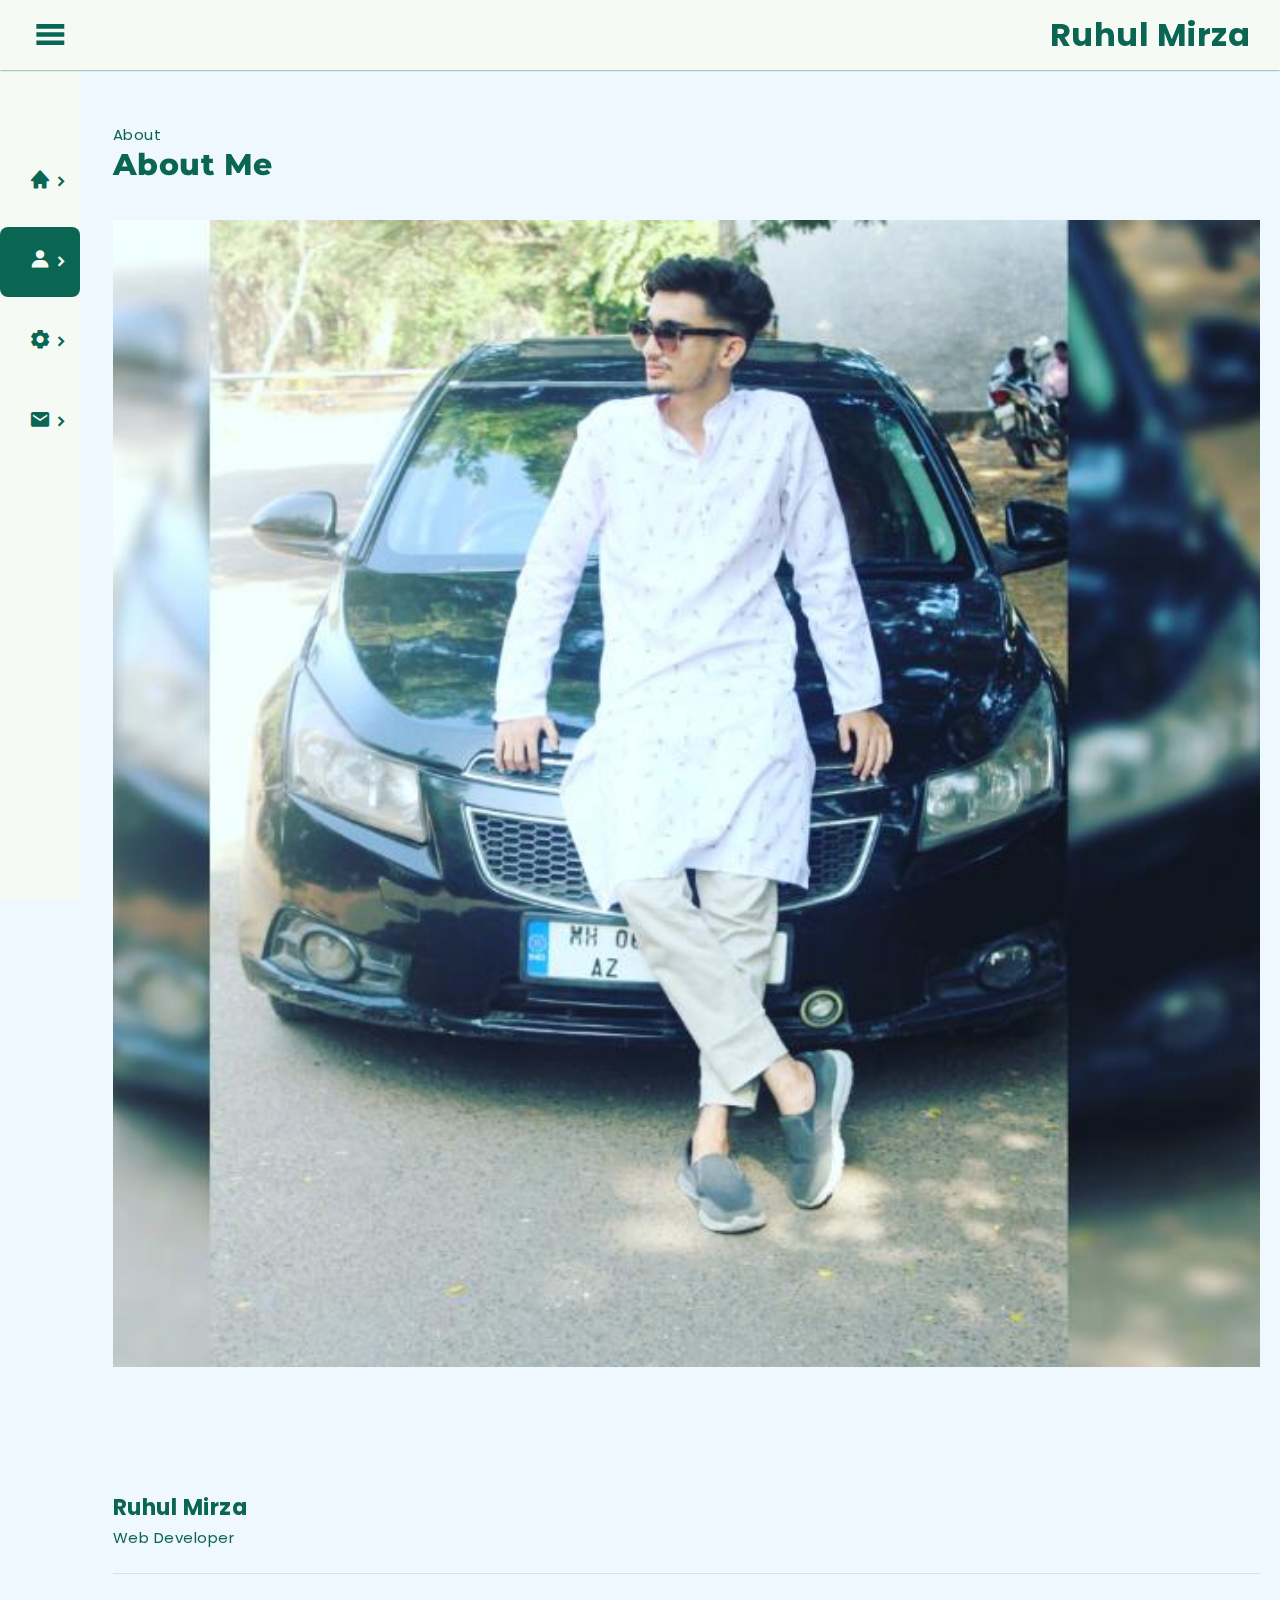
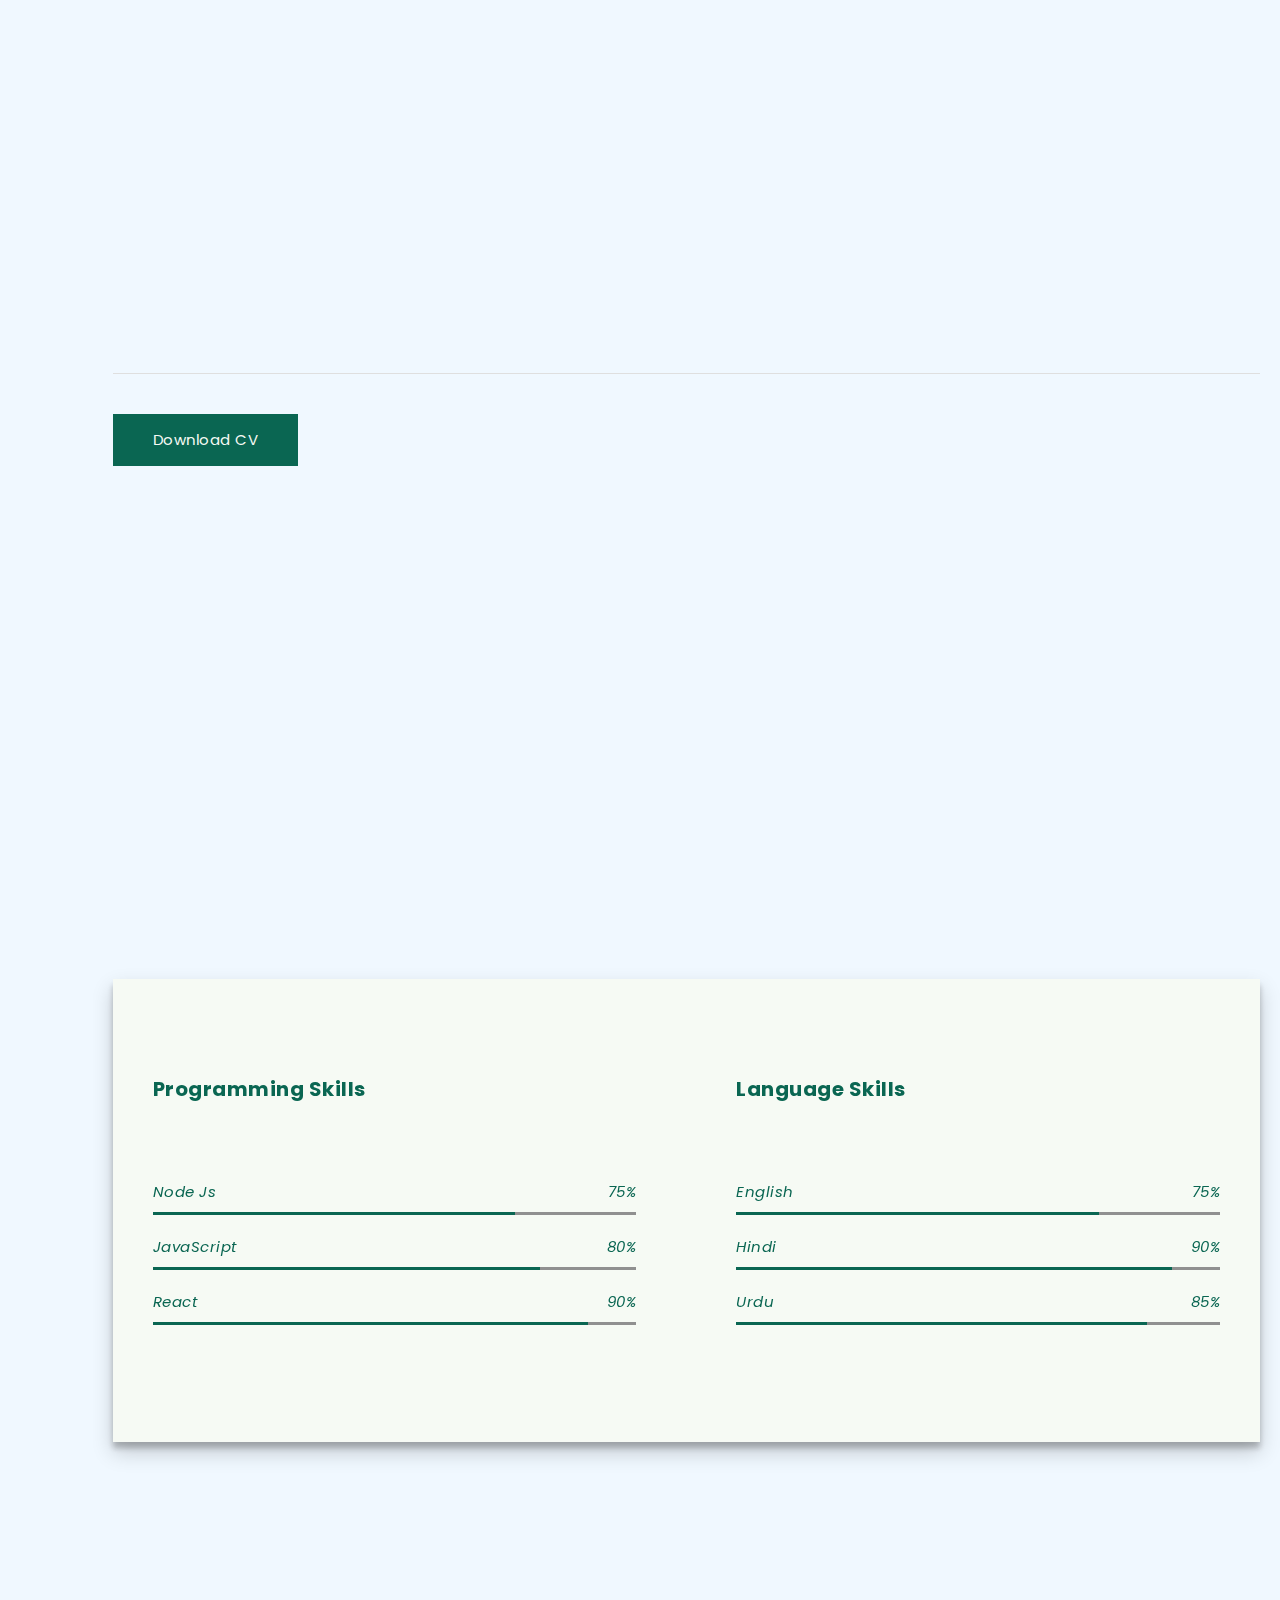
<file: about.html>
<!DOCTYPE html>
<html lang="en">
<head>
    <meta charset="UTF-8">
    <meta name="viewport" content="width=device-width, initial-scale=1.0">
    <link href="https://unpkg.com/boxicons@2.1.4/css/boxicons.min.css" rel="stylesheet" />
    <link
    rel="stylesheet"
    href="https://cdnjs.cloudflare.com/ajax/libs/animate.css/4.1.1/animate.min.css"
  />
  <link rel="stylesheet" href="https://unpkg.com/aos@next/dist/aos.css">
    <title>Ruhul Mirza</title>
    <link rel="stylesheet" href="/css/about css/about.css">
    <link rel="stylesheet" href="/css/about css/aboutmedia.css">
    <link rel="stylesheet" href="/css/common.css">
    <link rel="stylesheet" href="/css/mediaquery.css">
</head>
<body>

  <!-- navbar -->
  <nav class="navbar animate__animated animate__rollIn">

    <i class="bx bx-menu" id="sidebarOpen"></i>
    <h2>Ruhul Mirza</h2>
</nav>

  
      <!-- sidebar -->
      
  
      <div class="sidebar-content-container">
        <!-- sidebar -->
        <div class="container">
          <!-- Your sidebar content -->
          <nav class="sidebar hoverable">
            <div class="menu_content">
              <ul class="menu_items">
                <div class="menu_title menu_dahsboard"></div>
                <!-- duplicate or remove this li tag if you want to add or remove navlink with submenu -->
                <!-- start -->
                <li class="item">
                  <a href="/index.html" class="nav_link submenu_item">
                    <span class="navlink_icon">
                      <i class="bx bxs-home"></i>
                    </span>
                    <span class="navlink">Home</span>
                    <i class="bx bxs-chevron-right arrow-left"></i>
                  </a>
                  
                  <a href="/about.html" class="nav_link submenu_item active">
                      <span class="navlink_icon">
                        <i class="bx bxs-user"></i>
                      </span>
                      <span class="navlink">About</span>
                      <i class="bx bxs-chevron-right arrow-left"></i>
                  </a>
      
                  <a href="/services.html" class="nav_link submenu_item">
                      <span class="navlink_icon">
                        <i class="bx bxs-cog"></i>
                      </span>
                      <span class="navlink">Service</span>
                      <i class="bx bxs-chevron-right arrow-left"></i>
                  </a>
      
                  <a href="/contact.html" class="nav_link submenu_item">
                      <span class="navlink_icon">
                        <i class="bx bxs-envelope"></i>
                      </span>
                      <span class="navlink">Contact</span>
                      <i class="bx bxs-chevron-right arrow-left"></i>
                  </a>
                </li>
              </ul>
                <!-- end -->
      
              <!-- Sidebar Open / Close -->
              <div class="bottom_content">
                <div class="bottom expand_sidebar collapse_sidebar">
                  <span>Close</span>
                  <i class='bx bx-log-out' ></i>
                </div>
               
              </div>
            </div>
          </nav>
        </div>
        
        <div class="aboutcontent">
        <div class="content2">
        <div class="about">
            <div class="mainabout_title">
              <div class="title_flex" data-aos="fade-left" data-aos-once="true" data-aos-duration="3000">
                <div class="left">
                  <span>About</span>
                  <h3>About Me</h3>
                </div>
              </div>
            </div>
            <div class="author_image" data-aos="fade-right" data-aos-once="true" data-aos-duration="3000">
              <img src="/socialmedia/file.png" alt="about">
            </div>
            <div class="about_title" data-aos="slide-up" data-aos-once="true" data-aos-duration="1500">
              <h3>Ruhul Mirza</h3>
              <span>Web Developer</span>
            </div>
            <div class="about_text" data-aos="fade-down" data-aos-once="true" data-aos-duration="1500">
              <p>Hi, my name is Ruhul Mirza and I have been graduated in the field of Chemistry. I’ve spent most of the time for creating new projects, websites and learning new programming languages.</p>
              <p>Highly adept at conveying complex technical information to a variety of professional and lay audiences in a clear and understandable manner. Contribute to design and development of client and server database applications. Maintain and update HTML/CSS templates on a regular basis and as required.</p>
            </div>
            <div class="aboutshort_info">
              <div class="left" data-aos="fade-right" data-aos-once="true" data-aos-duration="1500" >
                <div class="about_info">
                  <ul>
                    <li><span>Birthday:</span><span>18.10.2000</span></li>
                    <li><span>Age:</span><span>23</span></li>
                    <li><span>Address:</span><span>Anand Koliwada, Mumbra</span></li>
                    <li><span>Email:</span><span><a href="#">ruhulmirza743@gmail.com</a></span></li>
                    <li><span>Phone:</span><span><a href="#">+91 826 826 1800</a></span></li>
                  </ul>
                </div>
              </div>
              <div class="right" data-aos="fade-left" data-aos-once="true" data-aos-duration="1500">
                <div class="about_info">
                  <ul>
                    <li><span>Nationality:</span><span>Indian</span></li>
                    <li><span>Study:</span><span>University of Mumbai</span></li>
                    <li><span>Degree:</span><span>Bachelor (Chemistry)</span></li>
                    <li><span>Interest:</span><span>Playing Cricket</span></li>
                  </ul>
                </div>
              </div>
            </div>
            <div class="about_button" data-position="left">
              <a href="/RUHUL MIRZA.pdf" download>
                <span>Download CV</span>
              </a>
            </div>
          </div>
          
          <div class="about_progressbox" data-aos="slide-up" data-aos-once="true" data-aos-duration="1500">
            <div class="about_container">
              <div class="in">
                <div class="left">
                  <div class="aboutsection_title">
                    <h3 class="h3">Programming Skills</h3>
                  </div>
                  <div class="about_progress">
                    <div class="progress_inner">
                      <span>
                        <span class="label">Node Js</span>
                        <span class="number">75%</span>
                      </span>
                      <div class="background">
                        <div class="bar">
                          <div class="bar_in" style="width: 75%;"></div>
                        </div>
                      </div>
                    </div>
                    <div class="progress_inner">
                      <span>
                        <span class="label">JavaScript</span>
                        <span class="number">80%</span>
                      </span>
                      <div class="background">
                        <div class="bar">
                          <div class="bar_in" style="width: 80%;"></div>
                        </div>
                      </div>
                    </div>
                    <div class="progress_inner">
                      <span>
                        <span class="label">React</span>
                        <span class="number">90%</span>
                      </span>
                      <div class="background">
                        <div class="bar">
                          <div class="bar_in" style="width: 90%;"></div>
                        </div>
                      </div>
                    </div>
                  </div>
                </div>
                <div class="right">
                  <div class="aboutsection_title">
                    <h3 class="h3">Language Skills</h3>
                  </div>
                  <div class="about_progress">
                    <div class="progress_inner">
                      <span>
                        <span class="label">English</span>
                        <span class="number">75%</span>
                      </span>
                      <div class="background">
                        <div class="bar">
                          <div class="bar_in" style="width: 75%;"></div>
                        </div>
                      </div>
                    </div>
                    <div class="progress_inner">
                      <span>
                        <span class="label">Hindi</span>
                        <span class="number">90%</span>
                      </span>
                      <div class="background">
                        <div class="bar">
                          <div class="bar_in" style="width: 90%;"></div>
                        </div>
                      </div>
                    </div>
                    <div class="progress_inner">
                      <span>
                        <span class="label">Urdu</span>
                        <span class="number">85%</span>
                      </span>
                      <div class="background">
                        <div class="bar">
                          <div class="bar_in" style="width: 85%;"></div>
                        </div>
                      </div>
                    </div>
                  </div>
                </div>
              </div>
            </div>
          </div>
            
          <div class="about_skillbox">
            <div class="about_container">
              <div class="in">
                <div class="left" data-aos="slide-right" data-aos-once="true" data-aos-duration="1500">
                  <div class="aboutsection_title">
                    <h3>Knowledge</h3>
                  </div>
                  <div class="aboutskill_list">
                    <ul>
                      <li>
                        <span><img alt="arrow" src="/socialmedia/rightarrow.png" width="10" height="10" decoding="async" data-nimg="1" class="svg" loading="lazy" style="color: transparent;">HTML, CSS, Bootstrap</span>
                      </li>
                      <li>
                        <span><img alt="arrow" src="/socialmedia/rightarrow.png" width="10" height="10" decoding="async" data-nimg="1" class="svg" loading="lazy" style="color: transparent;">JS, jQuery, Node.js</span>
                      </li>
                      <li>
                        <span><img alt="arrow" src="/socialmedia/rightarrow.png" width="10" height="10" decoding="async" data-nimg="1" class="svg" loading="lazy" style="color: transparent;">SQL, Mongodb</span>
                      </li>
                      <li>
                        <span><img alt="arrow" src="/socialmedia/rightarrow.png" width="10" height="10" decoding="async" data-nimg="1" class="svg" loading="lazy" style="color: transparent;">React</span>
                      </li>
                    </ul>
                  </div>
                </div>
                <div class="right" data-aos="slide-left" data-aos-once="true" data-aos-duration="1500">
                  <div class="aboutsection_title">
                    <h3>Interests</h3>
                  </div>
                  <div class="aboutskill_list">
                    <ul>
                      <li>
                        <span><img alt="arrow" src="/socialmedia/rightarrow.png" width="10" height="10" decoding="async" data-nimg="1" class="svg" loading="lazy" style="color: transparent;"> Make UI/UX Design</span>
                      </li>
                      <li>
                        <span><img alt="arrow" src="/socialmedia/rightarrow.png" width="10" height="10" decoding="async" data-nimg="1" class="svg" loading="lazy" style="color: transparent;"> Create Mobile App</span>
                      </li>
                      <li>
                        <span><img alt="arrow" src="/socialmedia/rightarrow.png" width="10" height="10" decoding="async" data-nimg="1" class="svg" loading="lazy" style="color: transparent;"> Custom Website</span>
                      </li>
                      <li>
                        <span><img alt="arrow" src="/socialmedia/rightarrow.png" width="10" height="10" decoding="async" data-nimg="1" class="svg" loading="lazy" style="color: transparent;"> Learn Ecommerce</span>
                      </li>
                    </ul>
                  </div>
                </div>
              </div>
            </div>
          </div>
          
          
        </div>
        
        <div class="resumemaincontent" data-aos="slide-up" data-aos-once="true" data-aos-duration="1500">
        <div class="about_resumebox">
          <div class="about_container container">
            <div class="in">
                <div class="left">
                  <div class="aboutsection_title">
                    <h3>Education</h3>
                  </div>
                  <div class="about_resume_list">
                    <ul>
                      <li>
                        <div class="list_inner">
                          <div class="time">
                            <span>2020 - 2021</span>
                          </div>
                          <div class="place">
                            <h3>Mumbai University</h3>
                            <span>BSc (Chemistry)</span>
                          </div>
                        </div>
                      </li>
                      <li>
                        <div class="list_inner">
                          <div class="time">
                            <span>2017 - 2018</span>
                          </div>
                          <div class="place">
                            <h3>Mumbra College of Science ,Arts and Commerce</h3>
                            <span>HSC</span>
                          </div>
                        </div>
                      </li>
                      <li>
                        <div class="list_inner">
                          <div class="time">
                            <span>2015 - 2016</span>
                          </div>
                          <div class="place">
                            <h3>Modern English High School</h3>
                            <span>SSC</span>
                          </div>
                        </div>
                      </li>
                    </ul>
                  </div>
                </div>
                <div class="right">
                  <div class="aboutsection_title">
                    <h3>Experience</h3>
                  </div>
                  <div class="about_resume_list">
                    <ul>
                      <li>
                        <div class="list_inner">
                          <div class="time2">
                            <span class="feb">Feb 2023 - Present</span>
                            <span class="present">Present</span>
                          </div>
                          <div class="place">
                            <h3>The Knowledge Gate IT Institute</h3>
                            <span>Teaching & Creating a website for the above institute.</span>
                            <!-- <span>Teaching $ Creating a website for the above institute using this skills sets:Database(MongoDB),Git,JavaScript,HTML, CSS and React,HTTP/HTTPS and REST</span> -->
                          </div>
                        </div>
                      </li>
                    
                    </ul>
                  </div>
                </div>
              </div>
            </div>
          </div>  
        </div>
      </div>
    </div>
    
</body>
<script src="/js/portfolio.js"></script>
<script src="https://unpkg.com/aos@next/dist/aos.js"></script>
<script>
  AOS.init({
    offset:120
  })
</script>
</html>
</file>
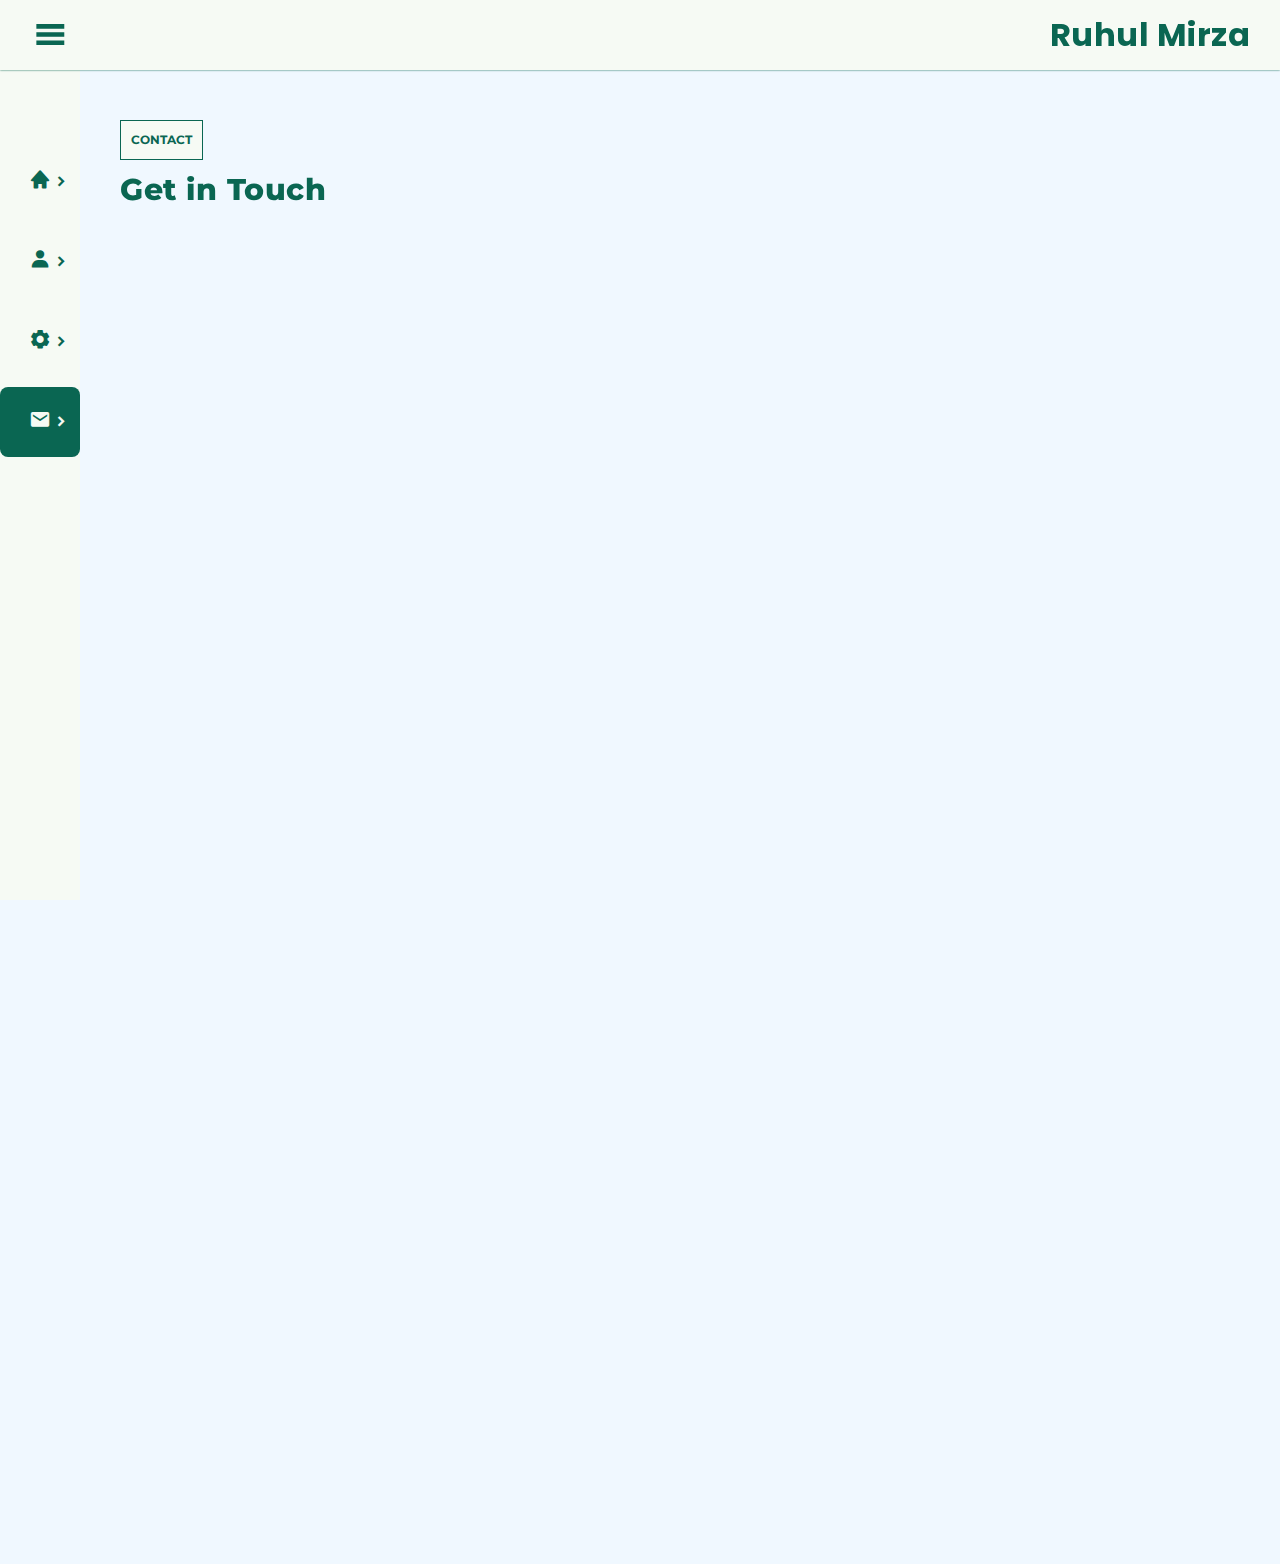
<file: contact.html>
<!DOCTYPE html>
<html lang="en">
  <head>
    <meta charset="UTF-8" />
    <meta name="viewport" content="width=device-width, initial-scale=1.0" />
    <link
      href="https://unpkg.com/boxicons@2.1.4/css/boxicons.min.css"
      rel="stylesheet"
    />
    <link rel="stylesheet" href="https://unpkg.com/aos@next/dist/aos.css">
    <link
    rel="stylesheet"
    href="https://cdnjs.cloudflare.com/ajax/libs/animate.css/4.1.1/animate.min.css"
  />
    <link rel="stylesheet" href="/css/common.css" />
    <link rel="stylesheet" href="/css/contact css/contact.css" />
    <link rel="stylesheet" href="/css/contact css/contactmedia.css" />
    <link rel="stylesheet" href="/css/mediaquery.css" />
    <title>Ruhul Mirza</title>
  </head>
  <body>
    <!-- navbar -->
    <nav class="navbar animate__animated animate__rollIn animate__fast">
      <i class="bx bx-menu" id="sidebarOpen"></i>
      <h2>Ruhul Mirza</h2>
  </nav>
  
    <!-- sidebar -->

    <div class="sidebar-content-container">
      <!-- sidebar -->
      <div class="sidebarcontainer slidercontainer2">
        <!-- Your sidebar content -->
        <nav class="sidebar hoverable">
          <div class="menu_content">
            <ul class="menu_items">
              <div class="menu_title menu_dahsboard"></div>
              <!-- duplicate or remove this li tag if you want to add or remove navlink with submenu -->
              <!-- start -->
              <li class="item">
                <a href="/index.html" class="nav_link submenu_item">
                  <span class="navlink_icon">
                    <i class="bx bxs-home"></i>
                  </span>
                  <span class="navlink">Home</span>
                  <i class="bx bxs-chevron-right arrow-left"></i>
                </a>

                <a href="/about.html" class="nav_link submenu_item">
                  <span class="navlink_icon">
                    <i class="bx bxs-user"></i>
                  </span>
                  <span class="navlink">About</span>
                  <i class="bx bxs-chevron-right arrow-left"></i>
                </a>

                <a href="/services.html" class="nav_link submenu_item">
                  <span class="navlink_icon">
                    <i class="bx bxs-cog"></i>
                  </span>
                  <span class="navlink">Service</span>
                  <i class="bx bxs-chevron-right arrow-left"></i>
                </a>

                <a href="/contact.html" class="nav_link submenu_item active">
                  <span class="navlink_icon">
                    <i class="bx bxs-envelope"></i>
                  </span>
                  <span class="navlink">Contact</span>
                  <i class="bx bxs-chevron-right arrow-left"></i>
                </a>
              </li>
            </ul>
            <!-- end -->

            <!-- Sidebar Open / Close -->
            <div class="bottom_content">
              <div class="bottom expand_sidebar collapse_sidebar">
                <span>Close</span>
                <i class='bx bx-log-out' ></i>
              </div>
             
            </div>
          </div>
        </nav>
      </div>

      <div class="contactcontainer">
        <div class="content5">
          <div class="contact_contact">
            <div class="contact_title ">
              <div class="title_flex">
                <div class="left">
                  <span data-aos="fade-right" data-aos-once="true" data-aos-duration="2000">Contact</span>
                  <h3 data-aos="fade-left" data-aos-once="true" data-aos-duration="2000">Get in Touch</h3>
                  <div id="map" data-aos="slide-up" data-aos-once="true" data-aos-duration="1500">
                      <iframe src="https://www.google.com/maps/embed?pb=!1m18!1m12!1m3!1d280.07477036344784!2d73.02244462552518!3d19.18550688368705!2m3!1f0!2f0!3f0!3m2!1i1024!2i768!4f13.1!3m3!1m2!1s0x3be7bf3b1f3cf3c9%3A0x9476d788f7862661!2sMumbra%20Aquarium!5e0!3m2!1sen!2sin!4v1691228994627!5m2!1sen!2sin" width="600" height="450" style="border:0;" allowfullscreen="" loading="lazy" referrerpolicy="no-referrer-when-downgrade"></iframe>
                  </div>
                  <div class="form" data-aos="fade-down" data-aos-once="true" data-aos-duration="1500">
                      <form action="">
                          <input type="text" placeholder="Name">
                          <input type="text" placeholder="Email">
                          <textarea name="" id="" placeholder="Message"></textarea>
                          <button><a href="">Send Message</a></button>
                      </form>
                  </div>
                </div>
              </div>
            </div>
          </div>
        </div>
      </div>
    </div>
  </body>
  <script src="/js/portfolio.js"></script>
  <script src="https://unpkg.com/aos@next/dist/aos.js"></script>
<script>
  AOS.init({
    offset:120
  })
</script>  
</html>
</file>
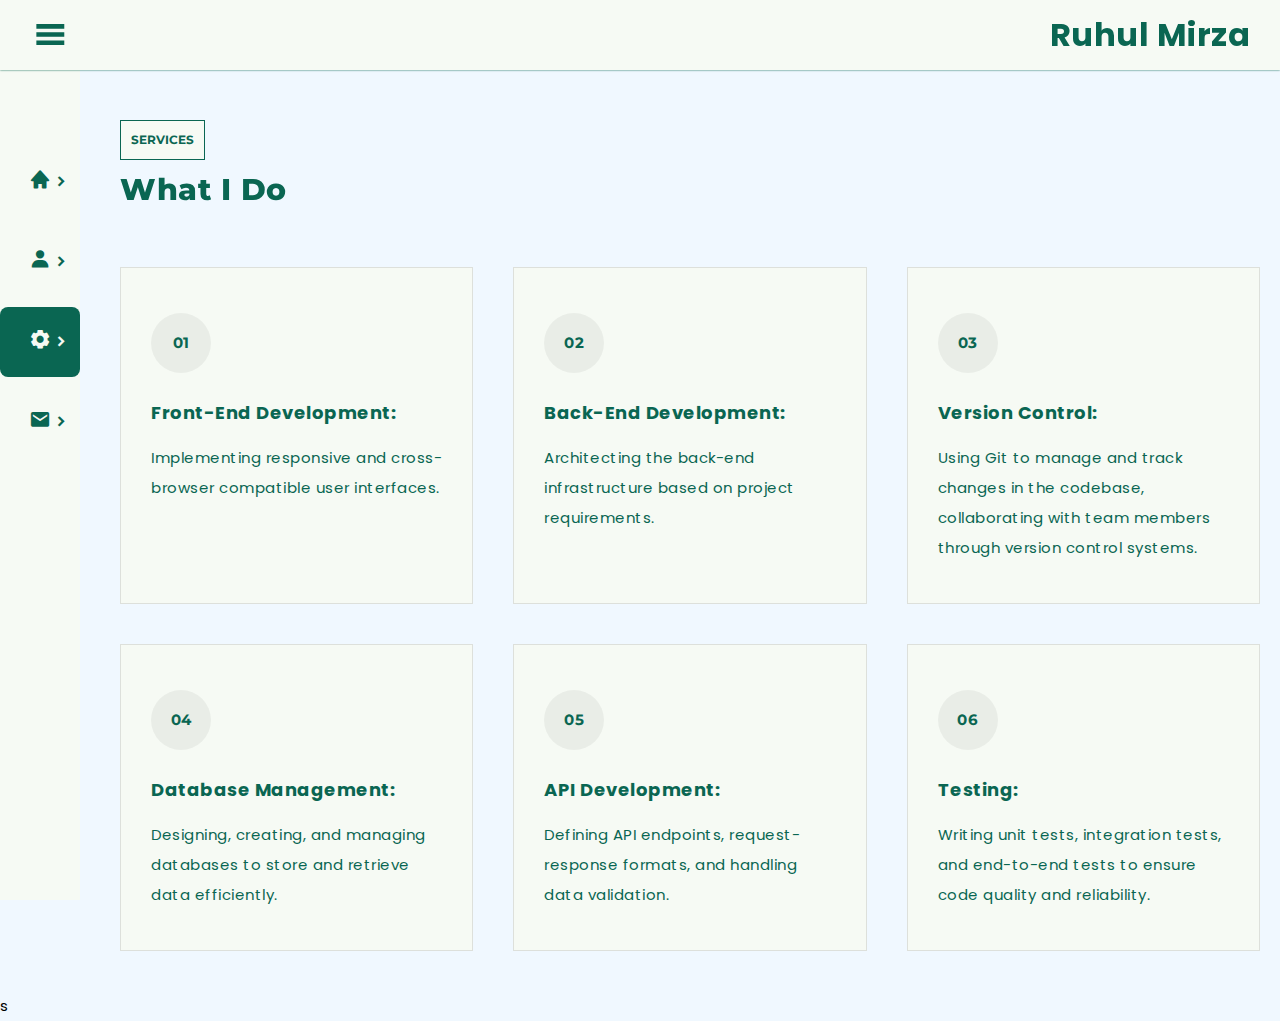
<file: services.html>
<!DOCTYPE html>
<html lang="en">
  <head>
    <meta charset="UTF-8" />
    <meta name="viewport" content="width=device-width, initial-scale=1.0" />
    <link
      href="https://unpkg.com/boxicons@2.1.4/css/boxicons.min.css"
      rel="stylesheet"
    />
    <link
    rel="stylesheet"
    href="https://cdnjs.cloudflare.com/ajax/libs/animate.css/4.1.1/animate.min.css"
  />
  <link rel="stylesheet" href="https://unpkg.com/aos@next/dist/aos.css">
    <link rel="stylesheet" href="/css/common.css" />
    <link rel="stylesheet" href="/css/services css/servicesmedia.css">
    <link rel="stylesheet" href="/css/services css/services.css" />
    <link rel="stylesheet" href="/css/mediaquery.css" />

    <title>Ruhul Mirza</title>
  </head>
  <body>
    <!-- navbar -->
    <nav class="navbar animate__animated animate__rollIn animate__fast">
      <i class="bx bx-menu" id="sidebarOpen"></i>
      <h2>Ruhul Mirza</h2>
  </nav>

    <!-- sidebar -->

    <div class="sidebar-content-container">
      <!-- sidebar -->
      <div class="sidebarcontainer slidercontainer2">
        <!-- Your sidebar content -->
        <nav class="sidebar hoverable">
          <div class="menu_content">
            <ul class="menu_items">
              <div class="menu_title menu_dahsboard"></div>
              <!-- duplicate or remove this li tag if you want to add or remove navlink with submenu -->
              <!-- start -->
              <li class="item">
                <a href="/index.html" class="nav_link submenu_item">
                  <span class="navlink_icon">
                    <i class="bx bxs-home"></i>
                  </span>
                  <span class="navlink">Home</span>
                  <i class="bx bxs-chevron-right arrow-left"></i>
                </a>

                <a href="/about.html" class="nav_link submenu_item">
                  <span class="navlink_icon">
                    <i class="bx bxs-user"></i>
                  </span>
                  <span class="navlink">About</span>
                  <i class="bx bxs-chevron-right arrow-left"></i>
                </a>

                <a href="/service.html" class="nav_link submenu_item active">
                  <span class="navlink_icon">
                    <i class="bx bxs-cog"></i>
                  </span>
                  <span class="navlink">Service</span>
                  <i class="bx bxs-chevron-right arrow-left"></i>
                </a>

                <a href="/contact.html" class="nav_link submenu_item">
                  <span class="navlink_icon">
                    <i class="bx bxs-envelope"></i>
                  </span>
                  <span class="navlink">Contact</span>
                  <i class="bx bxs-chevron-right arrow-left"></i>
                </a>
              </li>
            </ul>
            <!-- end -->

            <!-- Sidebar Open / Close -->
            <div class="bottom_content">
              <div class="bottom expand_sidebar collapse_sidebar">
                <span>Close</span>
                <i class='bx bx-log-out' ></i>
              </div>
             
            </div>
          </div>
        </nav>
      </div>

      <div class="servicecontainer">
      <div class="content3">
      <div class="service_services">
        <div class="services_title">
          <div class="title_flex">
            <div class="left">
              <span data-aos="fade-left" data-aos-once="true" data-aos-duration="1500">Services</span>
              <h3 data-aos="fade-right" data-aos-once="true" data-aos-duration="1500">What I Do</h3>
            </div>
          </div>
        </div>
        <div class="list">
          <ul>
            <li data-aos="zoom-in-up" data-aos-once="true" data-aos-duration="1500">
              <div class="list_inner">
                <span class="number">01</span>
                <h3 class="title">Front-End Development:</h3>
                <p class="text">
                  Implementing responsive and cross-browser compatible user interfaces.
                </p>
               
              </div>
            </li>
            <li data-aos="zoom-in-up" data-aos-once="true" data-aos-duration="1500">
              <div class="list_inner">
                <span class="number">02</span>
                <h3 class="title">Back-End Development:</h3>
                <p class="text">
                  Architecting the back-end infrastructure based on project requirements.
                </p>
               
              </div>
            </li>
            <li data-aos="zoom-in-up" data-aos-once="true" data-aos-duration="1500">
              <div class="list_inner">
                <span class="number">03</span>
                <h3 class="title">Version Control:</h3>
                <p class="text">
                  Using Git to manage and track changes in the codebase, collaborating with team members through version control systems.
                </p>
               
              </div>
            </li>
            <li data-aos="zoom-in-up" data-aos-once="true" data-aos-duration="1500">
              <div class="list_inner">
                <span class="number">04</span>
                <h3 class="title">Database Management:</h3>
                <p class="text">
                  Designing, creating, and managing databases to store and retrieve data efficiently.
                </p>
               
              </div>
            </li>
            <li data-aos="zoom-in-up" data-aos-once="true" data-aos-duration="1500">
              <div class="list_inner">
                <span class="number">05</span>
                <h3 class="title">API Development:</h3>
                <p class="text">
                  Defining API endpoints, request-response formats, and handling data validation.
                </p>
               
              </div>
            </li>
            <li data-aos="zoom-in-up" data-aos-once="true" data-aos-duration="1500">
              <div class="list_inner">
                <span class="number">06</span>
                <h3 class="title">Testing:</h3>
                <p class="text">
                  Writing unit tests, integration tests, and end-to-end tests to ensure code quality and reliability.
                </p>
               
              </div>
            </li>
          </ul>
        </div>
      </div>
    </div>
    </div>
    </div>
  </body>
  <script src="/js/portfolio.js"></script>
  <script src="https://unpkg.com/aos@next/dist/aos.js"></script>
  <script>
    AOS.init({
      offset:120
    })
  </script>  s
</html>
</file>
<file: css/about css/about.css>
.aboutcontent {
  width: 100vw;
  display: flex;
  align-items: center;
  justify-content: center;
  overflow: hidden;
  flex-wrap: wrap;
}

.content2 {
  padding: 20px;
  flex-grow: 1;
  top: 120px;
  background: transparent;
  transition: all 0.5s ease;
  color: #0a6652;
}

.about {
    width: 100%;
    height: auto;
    clear: both;
    float: left;
    padding: 100px 0 50px 0px;
}
.mainabout_title {
  width: 100%;
  height: auto;
  clear: both;
  float: left;
  margin-bottom: 40px;
}
.mainabout_title h3 {
  font-weight: 800;
  font-family: 'Montserrat', sans-serif;
  font-size: 30px;
}
.about .author_image {
  width: 100%;
  
  clear: both;
  float: left;
  position: relative;
  margin-bottom: 35px;
}
.about .author_image img {
  width: 100%;
  
}
.about .about_title {
  width: 100%;
  height: auto;
  clear: both;
  float: left;
  border-bottom: 1px solid #dfdfdf;
  padding-bottom: 20px;
  margin-bottom: 27px;
}
.about .about_title h3{
    font-size: 22px;
    font-weight: 700;
}
.about .about_text {
  width: 100%;
  height: auto;
  clear: both;
  float: left;
  border-bottom: 1px solid #dfdfdf;
  padding-bottom: 10px;
  margin-bottom: 30px;
}
.about .about_text p {
  margin-bottom: 11px;
}
.aboutshort_info {
  width: 100%;
  height: auto;
  clear: both;
  float: left;
  display: flex;
  border-bottom: 1px solid #dfdfdf;
  padding-bottom: 30px;
  margin-bottom: 40px;
}

.aboutshort_info .left {
  width: 50%;
  padding-right: 50px;
}
.about_info {
  width: 100%;
  height: auto;
  clear: both;
  float: left;
}
.about_info li a {
  text-decoration: none;
  color: rgba(126, 126, 126, 0.555);
}
.about_info li a:hover{
  color:#0a6652;
}
.about_info ul li span:first-child {
  float: left;
  margin-right: 10px;
  font-weight: 700;
} 
.about_info ul li{
  list-style: none;
  margin: 10px 0px;
}
.aboutshort_info .right {
  width: 50%;
  padding-left: 50px;
}
.about_button {
  width: 100%;
  height: auto;
  clear: both;
  float: left;
}
.about_button a {
  text-decoration: none;
  color: #f6faf4;
  display: inline-block;
  background-color: #0a6652;
  padding: 11px 40px;
  transition: all .3s ease;
}
.about_button a:hover{
  letter-spacing: 1.5px;
}

.about_progressbox {
  width: 100%;
  height: auto;
  clear: both;
  float: left;
  background-color: #f6faf4;
  color: #0a6652;
  box-shadow: rgba(0, 0, 0, 0.19) 0px 10px 20px, rgba(0, 0, 0, 0.23) 0px 6px 6px;
  /* border: 2px solid #0a6652; */
  padding: 95px 0 100px;
}

.container {

  position: relative;
  width: 100px;
  transition: all 0.5s ease;
  z-index: 1; 
}

.about_container {
  width: 100%;
  margin-left: auto;
  margin-right: auto;
  height: auto;
  padding: 0 40px;
  position: relative;
  clear: both;
}
.about_container .in {
  width: 100%;
  height: auto;
  clear: both;
  float: left;
  display: flex;
}
.about_progressbox .left {
  width: 50%;
  padding-right: 50px;
}
.aboutsection_title {
  width: 100%;
  height: auto;
  clear: both;
  float: left;
  margin-bottom: 40px;
  
}

.aboutsection_title h3 {
  font-size: 20px;
  font-weight: 700;
}
.about_progress {
  width: 100%;
  height: auto;
  clear: both;
  float: left;
  padding-top: 33px;
}

.progress_inner {
  width: 100%;
  margin-bottom: 17px;
}
.progress_inner>span {
  margin: 0 0 5px;
  width: 100%;
  display: block;
  text-align: left;
  font-style: italic;
}
.progress_inner .background {
  width: 100%;
  min-width: 100%;
  position: relative;
  height: 3px;
}
.progress_inner .background .bar {
  width: 100%;
  height: 100%;
  background:#909090 ;
}
.progress_inner .background .bar_in {
  height: 100%;
  background: #0a6652;
  width: 0;
  overflow: hidden;
}
.progress_inner span.number {
  float: right;
}
.progress_inner .background .bar_in {
  position: absolute;
  left: 0;
  top: 0;
  bottom: 0;
}
.about_progressbox .right {
  width: 50%;
  padding-left: 50px;
}
.about_skillbox {
  width: 100%;
  height: auto;
  clear: both;
  float: left;
  padding: 70px 0 30px 0; 
}
.about_section .container {
  height: 100%;
}
.about_skillbox .in {
  width: 100%;
  display: flex;
  height: auto;
  clear: both;
  float: left;
}
.about_skillbox .left {
  width: 50%;
}
.aboutskill_list {
  width: 100%;
  height: auto;
  clear: both;
  float: left;
}
.aboutskill_list ul {
  margin: 0;
  list-style-type: none;
}
.aboutskill_list ul li {
  margin: 0;
  padding-left: 25px;
  position: relative;
}

.aboutskill_list ul li .svg {
  color:#0a6652;
  background: #f6faf4;
  width: 10px;
  height: 10px;
  position: absolute;
  left: 0;
  top: 50%;
  transform: translateY(-50%);
}


.about_skillbox .right {
  width: 50%;
  padding-left: 70px;
}
.about_resumebox .in {
  width: 100%;
  display: flex;
  height: auto;
  flex-wrap:wrap ;
  clear: both;
  float: left;
}
.about_resumebox .left {
  width: 50%;
  padding-right: 50px;
}
.about_resume_list {
  width: 100%;
  height: auto;
  clear: both;
  float: left;
}
.about_resume_list ul {
  margin: 0;
  list-style-type: none;
  position: relative;
  display: inline-block;
  padding-top: 10px;
}
.about_resume_list ul:before {
  content: "";
  position: absolute;
  width: 1px;
  height: 100%;
  top: 7px;
  left: 0px;
  background: #0a6652;
}
.about_resume_list ul li {
  margin: 0;
  width: 100%;
  float: left;
  position: relative;
  padding-left: 20px;
  padding-bottom: 45px;
}
.about_resume_list ul li:before {
  content: "";
  position: absolute;
  height: 18px;
  width: 18px;
  background: #0a6652;
  border-radius: 100%;
  border: 1px solid #909090;
  left: -10px;
  top: 7px;
}

.about_resume_list ul li:last-child{
  padding-bottom: 0;
}
.about_resumebox .right {
  width: 50%;
  padding-left: 50px;
}
.about_resume_list ul li .list_inner {
  width: 100%;
  height: auto;
  clear: both;
  display: flex;
  position: relative;
}
.about_resume_list ul li .time {
  width: 50%;
  padding-right: 20px;
}
.about_resume_list ul li .time span {
  display: inline-block;
  padding: 5px 25px;
  background-color: rgba(0,0,0,.05);
  border-radius: 50px;
  font-size: 14px;
  white-space: nowrap;
}
.about_resume_list ul li .place {
  width: 50%;
  padding-left: 20px;
  
  
  text-overflow: ellipsis;
}
.about_resume_list ul li .place h3 {
  font-size: 16px;
  margin-bottom: 2px;
  font-weight: 600;
}
.about_resume_list ul li .place span {
  font-size: 14px;
}
.about_resumebox{ 
    width: 100%;
    position: relative;
    z-index: -1;
    height: auto;
    color: #0a6652;
    clear: both;
    float: left;
    background-color: #f6faf4;
    box-shadow: rgba(0, 0, 0, 0.19) 0px 10px 20px, rgba(0, 0, 0, 0.23) 0px 6px 6px;
    padding: 50px 0px 50px 0px;

}

.resumemaincontent{
  padding: 20px;
  margin: 20px;
  flex-grow: 1;
  top: 120px;
  background: transparent;
  transition: all 0.5s ease;
  color: var(--blue-color);
  
}
.present{
  display: none;
}

.about_resume_list ul li .time2 .feb {
  display: inline-block;
  padding: 5px 25px;
  background-color: rgba(0,0,0,.05);
  border-radius: 50px;
  font-size: 14px;
  white-space: nowrap;
}
</file>
<file: css/about css/aboutmedia.css>
@media screen and (max-width: 1040px){
.mainabout_title .title_flex {
    flex-direction: column;
    align-items: flex-start;
}

}
@media screen and (max-width:350px){
    .about_resumebox .in .place h3{
        font-size: 14px;
    }
}
@media screen and (max-width:550px){
    .about_resume_list ul li .time2 .feb{
        display: none;
    }
    .about_resume_list ul li .time2 .present{
        display: inline-block;
        padding: 5px 25px;
        background-color: rgba(0,0,0,.05);
        border-radius: 50px;
        font-size: 14px;
        white-space: nowrap;
    }
}

@media screen and (max-width: 768px){
.aboutshort_info {
    flex-direction: column;
}
.aboutshort_info .left {
    width: 100%;
    padding-right: 0;
}
.about_resumebox .in .left .aboutsection_title h3,.about_resumebox .in .right .aboutsection_title h3 {
    text-align: center;
}
.aboutshort_info .right {
    width: 100%;
    padding-left: 0;
}
.about{
    padding-top: 60px;
}
.about_progressbox .in {
    flex-direction: column;
}
.about_progressbox .in .left {
    width: 100%;
    padding-right: 0;
    margin-bottom: 60px;
}
.about_progressbox .in .right {
    width: 100%;
    padding-left: 0;
}
.about_skillbox{
    padding: 50px 0px;
}
.about_skillbox .in {
    flex-direction: column;
}
.about_skillbox .in .left {
    width: 100%;
    padding-right: 0;
    margin-bottom: 60px;
}
.content2 {
    flex-direction: column;
    top: 80px;
    left: 40px;
    width: calc(100% - 80px);
  }
  .container{
    width: auto;
  }
  .about_skillbox .in .right {
    width: 100%;
    padding-left: 0;
}
.about_resumebox .in {
    flex-direction: column;
}
.about_resumebox .in .left {
    width: 100%;
    padding-right: 0;
    margin-bottom: 60px;
}
.about_resumebox .in .right {
    width: 100%;
    padding-left: 0;
}

}

/* Rest of your CSS code */
</file>
<file: css/common.css>
/* Import Google font - Poppins */
@import url('https://fonts.googleapis.com/css2?family=Montserrat:ital,wght@0,100;0,200;0,300;0,400;0,500;0,600;0,700;0,800;0,900;1,100;1,200;1,300;1,400;1,500;1,600;1,700;1,800;1,900&display=swap');
@import url("https://fonts.googleapis.com/css2?family=Poppins:wght@200;300;400;500;600;700&display=swap");
* {
  margin: 0;
  padding: 0;
  box-sizing: border-box;
  font-family: "Poppins", sans-serif;
}

body {
  background: aliceblue;
  transition: all 0.5s ease;
  height: 100vh;
  font-size: 15px;
  line-height: 30px;
  letter-spacing: .5px;
  word-wrap: break-word;
}


/* navbar */
.navbar {
background:#f6faf4;
  position: fixed;
  top: 0;
  color:#0a6652;
  width: 100%;
  left: 0;
  display: flex;
  align-items: center;
  justify-content: space-between;
  padding: 15px 30px;
  z-index: 1000;
  
  box-shadow: 0 0 2px #0a6652;
}
.bx-menu{
    font-size: 2.5rem;
    font-weight: 700;
    cursor: pointer;
}

.navbar h2{
    font-size: 2rem;
  font-weight: 700;
  
}
.item{
  display: flex;
  gap: 10px;
  flex-direction: column;
}

.navbar_content {
  display: flex;
  align-items: center;
  column-gap: 25px;
}
.navbar_content i {
  cursor: pointer;
  font-size: 20px;
  
}

/* sidebar */
.sidebar {
  
  width: 260px;
  background:#f6faf4;
  position: fixed;
  top: 0;
  left: 0;
  height: 100%;
  padding: 80px 20px;
  z-index: 100;
  overflow-y: scroll;
  transition: all 0.5s ease;
}
.sidebar.close {
  padding: 60px 0;
  width: 80px;
}
.sidebar::-webkit-scrollbar {
  display: none;
}
.menu_content {
  position: relative;
}
.menu_title {
  margin: 55px 0 20px 0px;
  padding: 0 20px;
    
}
.sidebar.close .menu_title {
  padding: 6px 30px;
}
.menu_title::before {
  white-space: nowrap;
}
.menu_dahsboard::before {
  content: "Ruhul Mirza";
  font-size: 2rem;
  color: #0a6652;
  font-weight: 900;
  text-align: center;
}

.sidebar.close .menu_title::before {
  content: "";
  position: absolute;
}
.menu_items {
  padding: 0;
  list-style: none;
}
.navlink_icon {
  position: relative;
  font-size: 22px;
  min-width: 50px;
  
  line-height: 40px;
  display: inline-block;
  text-align: center;
  border-radius: 6px;
}
.navlink_icon::before {
  content: "";
  position: absolute;
  height: 100%;
  width: calc(100% + 100px);
  left: -20px;
}
.nav_link .active{
  color: #0a6652;
}
/* .navlink_icon:hover {
  background: #f6faf4;
  color: #0a6652 !important;
} */
.sidebar .nav_link {
  display: flex;
  align-items: center;
  width: 100%;
  font-weight: 600;
  font-size: 1.1rem;
  padding: 15px 15px;
  border-radius: 8px;
  text-decoration: none;
  color: #0a6652;
  white-space: nowrap;
}
.sidebar.close .navlink {
  display: none;
}
.nav_link:hover {
  background: #0a6652;
  color: #f6faf4;
}
.sidebar.close .nav_link:hover {
  background: #f6faf4;
  color: #0a6652;

}
.submenu_item {
  cursor: pointer;
}

.submenu_item .arrow-left {
  position: absolute;
  right: 10px;
  display: inline-block;
  margin-right: auto;
}

.show_submenu .arrow-left {
  transform: rotate(90deg);
}


.bottom_content {
  position: fixed;
  bottom: 60px;
  left: 0;
  width: 260px;
  cursor: pointer;
  transition: all 0.5s ease;
}
.bottom {
  position: absolute;
  display: flex;
  align-items: center;
  left: 0;
  justify-content: space-around;
  padding: 18px 0;
  text-align: center;
  width: 100%;
  font-weight: 600;
  font-size: 1.1rem;
  color: #0a6652;
}
.bottom i {
  font-weight: 600;
}

.sidebar.close .bottom_content {
  width: 50px;
  left: 15px;
}
.sidebar.close .bottom span {
  display: none;
}
.sidebar.hoverable .collapse_sidebar {
  display: none;
}

.active{
  background: #0a6652;
  color: #f6faf4 !important;
}

.sidebar-content-container {
  display: flex;
  
  position: relative;
}

.sidebarcontainer {
  position: relative;
  width: 260px;
  transition: all 0.5s ease;
  z-index: 2; 
}
.avatar{
  min-width: 300px;
  min-height: 300px;
  position: relative;
  border-radius: 100%;

}
</file>
<file: css/mediaquery.css>
@media screen and (max-width:1048px){
  .content{
    flex-direction: column;
    text-align: center;
  }
  .details .name{
    margin: 40px 0px 20px 0px;
  }
}
@media screen and (max-height: 575px) {
    .menu_title{
        margin: 50px 0px 10px 0px;
        text-align: center;
       }
       .sidebar .nav_link{
        padding: 5px 15px;
       }
       .sidebar{
        padding: 10px 20px 20px 20px;
      }
      .sidebar {
        overflow: hidden;
      }
}

@media screen and (max-width: 768px) {
    .sidebar{
      padding: 30px 20px 20px 20px;
    }
     
  .navbar {
    padding: 10px;
  }
  .content{
    margin: 0;
  }
  .bx-menu {
    font-size: 2rem;
  }

  .logo_item h2 {
    font-size: 1.5rem;
  }

  .navbar img {
    width: 40px;
    height: 40px;
  }

  .navbar_content {
    column-gap: 10px;
  }

  .navbar_content i {
    font-size: 18px;
  }

  .sidebar.close {
    padding: 40px 0;
  }

  .menu_dahsboard::before {
    font-size: 1.2rem;
  }

  .sidebar .nav_link {
    padding: 10px 15px;
  }
  .navbar h2{
    font-size: 1.5rem;
   }

  .content {
    top: 80px;
    left: 40px;
    width: calc(100% - 80px);
  }
 .details .name {
    font-size: 1.8rem;
    margin-top: 10px;
}
.details {
  margin-left: 0;
}
  .avatar {
    min-width: 150px;
    min-height: 150px;
  }

    #sidebarOpen {
    font-size: 1.6rem;
    font-weight: bold;
    display: block;
    margin-right: 10px;
    cursor: pointer;
  }
  .sidebar.close {
    left: -100%;
  }
  
  .search_bar {
    display: none;
  }
  .sidebar.close .bottom_content {
    left: -100%;
  }

}

@media screen and (max-width:485px) {
       .navbar .profile,.navbar .bxs-bell{
        display: none;
       } 
       
       
}
</file>
<file: css/contact css/contact.css>
.contactcontainer{
    margin-left: 100px;    
    overflow: hidden;
    height: auto;
    position: relative;
    clear: both;
}
.content5{
    padding: 20px;
    flex-grow: 1;
    top: 120px;
    background: transparent;
    transition: all 0.5s ease;
  color: #0a6652;
}
.contact_contact{
    padding: 100px 0;
}
.contact_title .title_flex {
    width: 100%;
    height: auto;
    clear: both;
    display: flex;
    justify-content: space-between;
    align-items: flex-end;
}
.contact_title span {
    display: inline-block;
    background-color:#f6faf4;
    text-transform: uppercase;
    padding: 4px 10px;
    font-weight: 700;
    font-size: 12px;
    color: #0a6652;
    border: 1px solid #0a6652;
    font-family: 'Montserrat', sans-serif;
    letter-spacing: 0;
    margin-bottom: 15px;
}
.contact_title h3 {
    font-weight: 800;
    font-family: 'Montserrat', sans-serif;
    font-size: 30px;
}
.slidercontainer2{
    width: 0!important;
}
#map {
    width: 85vw;
    height: 75vh;
    overflow: hidden;
    /* filter: grayscale(100%); */
    filter: brightness(80%);
  }
  
  #map iframe {
    margin-top: 35px;
    width: 100%;
    height: 100%;
  }
  .form{
    background: #f6faf4;
    border:1px solid #0a6652;
    box-sizing: border-box;
    width: 100%;
    padding: 40px;
    margin: 50px 0;
    float: left;
  }
  .form input{
    width: 100%;
    background-color: transparent;
    border-radius: 0;
    font-size: 13px;
    margin: 20px 0px;
    min-width: auto;
    color: #0a6652;
    letter-spacing: 1.4px;
    -ms-box-sizing: border-box;
    box-sizing: border-box;
    font-family: Poppins;
    line-height: 1.6;
    padding: 10px 15px;
    height: 44px;
    vertical-align: middle;
    border: 1px solid #0a6652;
    outline: none;
    transition: all .3s ease;
    font-style: italic;
}
textarea{
    margin: 20px 0px;
    border-radius: 0;
    font-size: 13px;
    resize: vertical;
    font-family: 'Poppins';
    letter-spacing: 1.2px!important;
    --ms-box-sizing: border-box;
    box-sizing: border-box;
    line-height: 1.4;
    padding: 10px!important;
    border: 1px solid #0a6652;
    transition: all .3s ease;
    width: 100%;
    height: 120px;
    resize: none;
    outline: none;
    background-color: transparent;
  }
  button{
    border: none;
  }
  button a{
    text-decoration: none;
    color: #f6faf4;
    display: inline-block;
    background-color: #0a6652;
    border: 1px solid #f6faf4;
    padding: 11px 40px;
    transition: all .3s ease;
  }
  button a:hover{
    letter-spacing: 2px;
  }
</file>
<file: css/contact css/contactmedia.css>
@media screen and (max-width:768px){
    .contactcontainer{
        margin: 0;
    }
    #map{
        width: 93vw;
    }
}
</file>
<file: css/services css/servicesmedia.css>
@media screen and (max-width: 768px){
.service_services .list ul {
    margin: 0;
    flex-direction: column;
}
.service_title .title_flex {
    flex-direction: column;
    align-items: flex-start;
}
.service_services .list ul li {
    min-width: 100% !important;
    padding-left: 0 !important;
}
.servicecontainer{
    margin-left: 0 !important;
}
}
@media screen and (max-width: 1040px){
.service_services .list ul li {
    min-width: 50%;
}

.service_title .title_flex {
    flex-direction: column;
    align-items: flex-start;
}
}
</file>
<file: css/services css/services.css>
.services_title {
    width: 100%;
    height: auto;
    clear: both;
    float: left;
    margin-bottom: 62px;
}
.content3{
    padding: 20px;
    flex-grow: 1;
    top: 120px;
    background: transparent;
    transition: all 0.5s ease;

    
}
.service_services {
    padding: 100px 0 0px 0px;
}
.service_services, .service_services .list {
    width: 100%;
    height: auto;
    clear: both;
    float: left;
}


.list ul {
    margin: 0 0 0 -40px;
    list-style-type: none;
    display: flex;
    flex-wrap: wrap;
}
.services_title .title_flex {
    width: 100%;
    height: auto;
    clear: both;
    display: flex;
    justify-content: space-between;
    align-items: flex-end;
}
.services_title span {
    display: inline-block;
    background-color:#f6faf4;
    text-transform: uppercase;
    border: 1px solid #0a6652;
    padding: 4px 10px;
    font-weight: 700;
    font-size: 12px;
    color: #0a6652;
    font-family: Montserrat;
    letter-spacing: 0;
    margin-bottom: 15px;
}
.services_title h3 {
    font-weight: 800;
    color: #0a6652;
    font-family: 'Montserrat', sans-serif;
    font-size: 30px;
}
.service_services .list ul li {
    margin: 0 0 40px;
    width: 33.3333%;
    padding-left: 40px;
}
.service_services .list ul li .list_inner {
    width: 100%;
    height: 100%;
    clear: both;
    float: left;
    position: relative;
    /* border: 1px solid #0a6652; */
    padding: 45px 30px 25px;
    transition: all .3s ease;
    cursor: pointer;
}
.service_services .list ul li .number {
    display: inline-block;
    margin-bottom: 25px;
    position: relative;
    width: 60px;
    height: 60px;
    line-height: 60px;
    text-align: center;
    border-radius: 100%;
    background: rgba(0,0,0,.05);
    font-weight: 700;    
    color: #0a6652;
    /* color: #000; */
    font-family: 'Montserrat', sans-serif;
    transition: all .3s ease;
}
.service_services .list ul li .title {
    font-weight: 700;
    color: #0a6652;
    font-size: 18px;
    margin-bottom: 15px;
}
.service_services .list ul li .list_inner {
    width: 100%;
    height: 100%;
    clear: both;
    float: left;
    position: relative;
    border: 1px solid rgba(0,0,0,.1);
    background-color: #f6faf4;
    color: #0a6652;
    padding: 45px 30px 40px;
    transition: all .3s ease;
    cursor:context-menu;
}

.servicecontainer{
    margin-left: 100px;    
    height: auto;
    position: relative;
    clear: both;
}
.slidercontainer2{
    width: 0!important;
}
</file>
